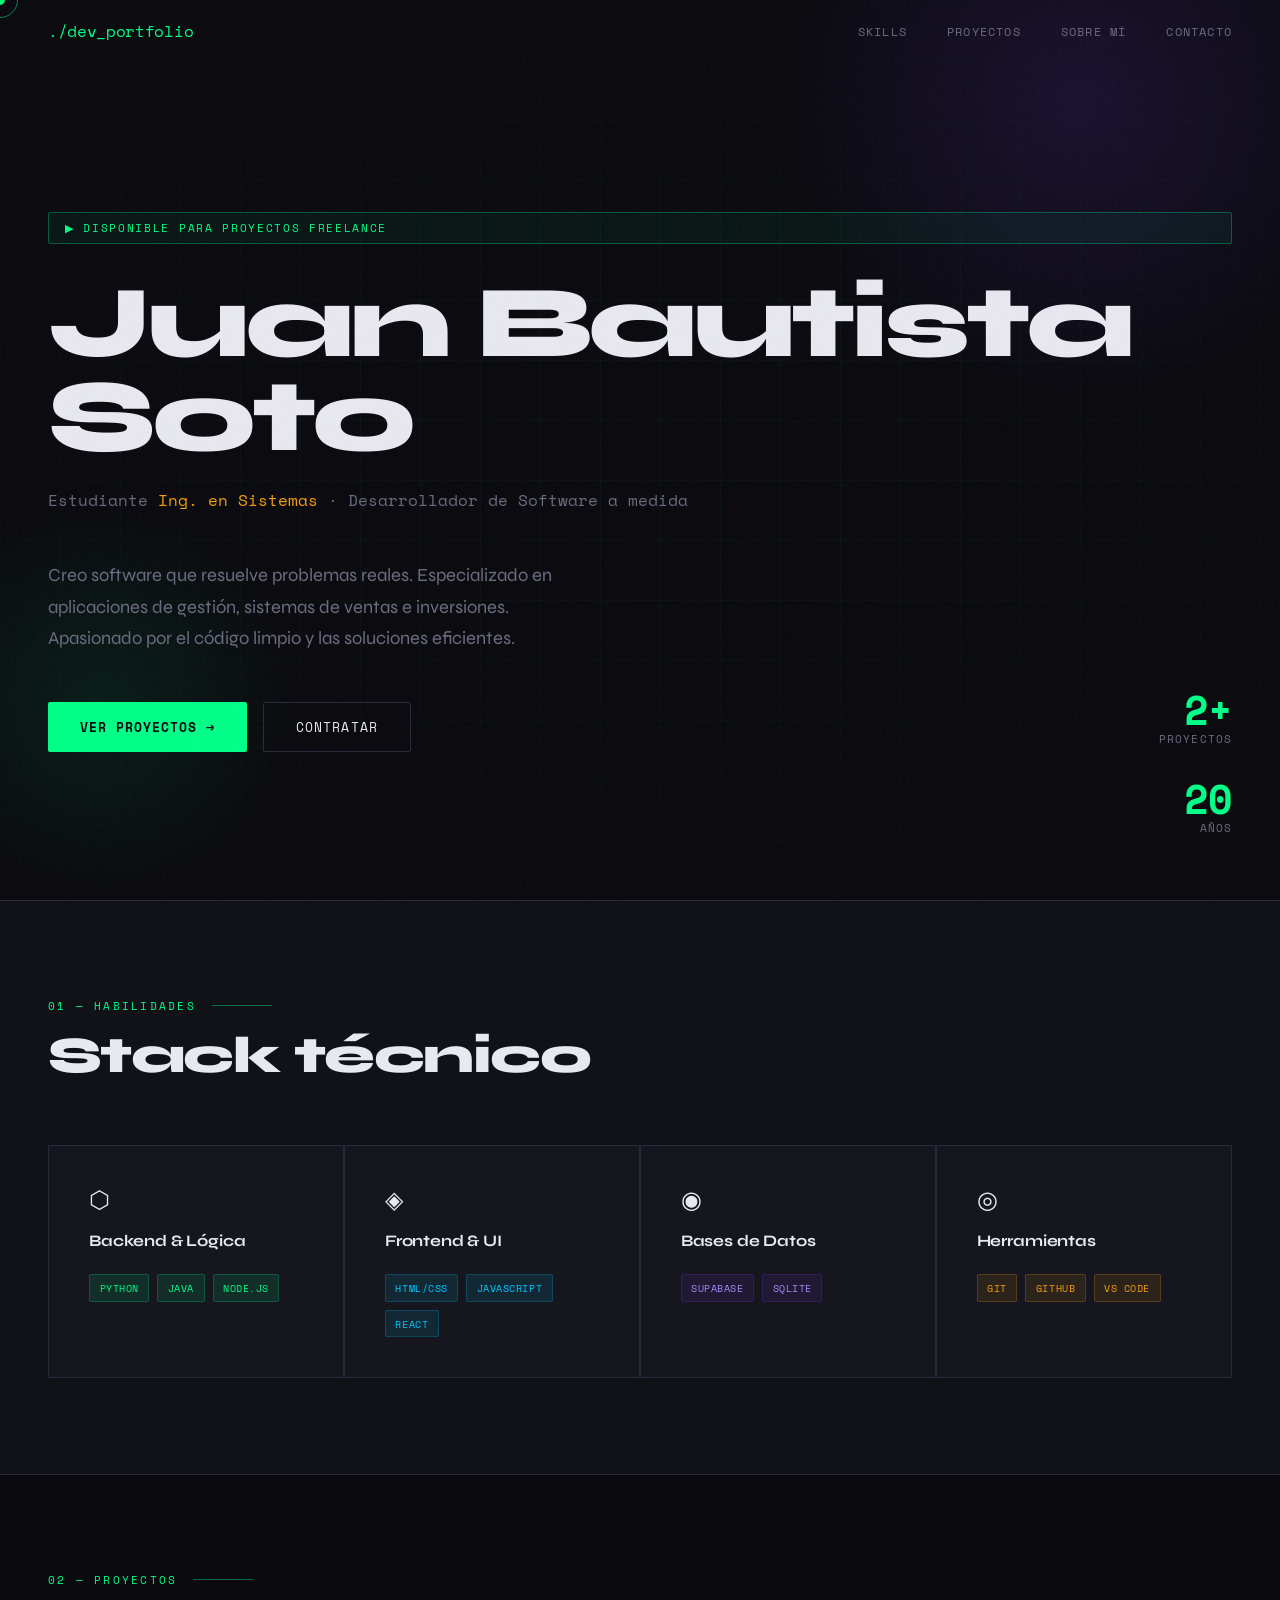
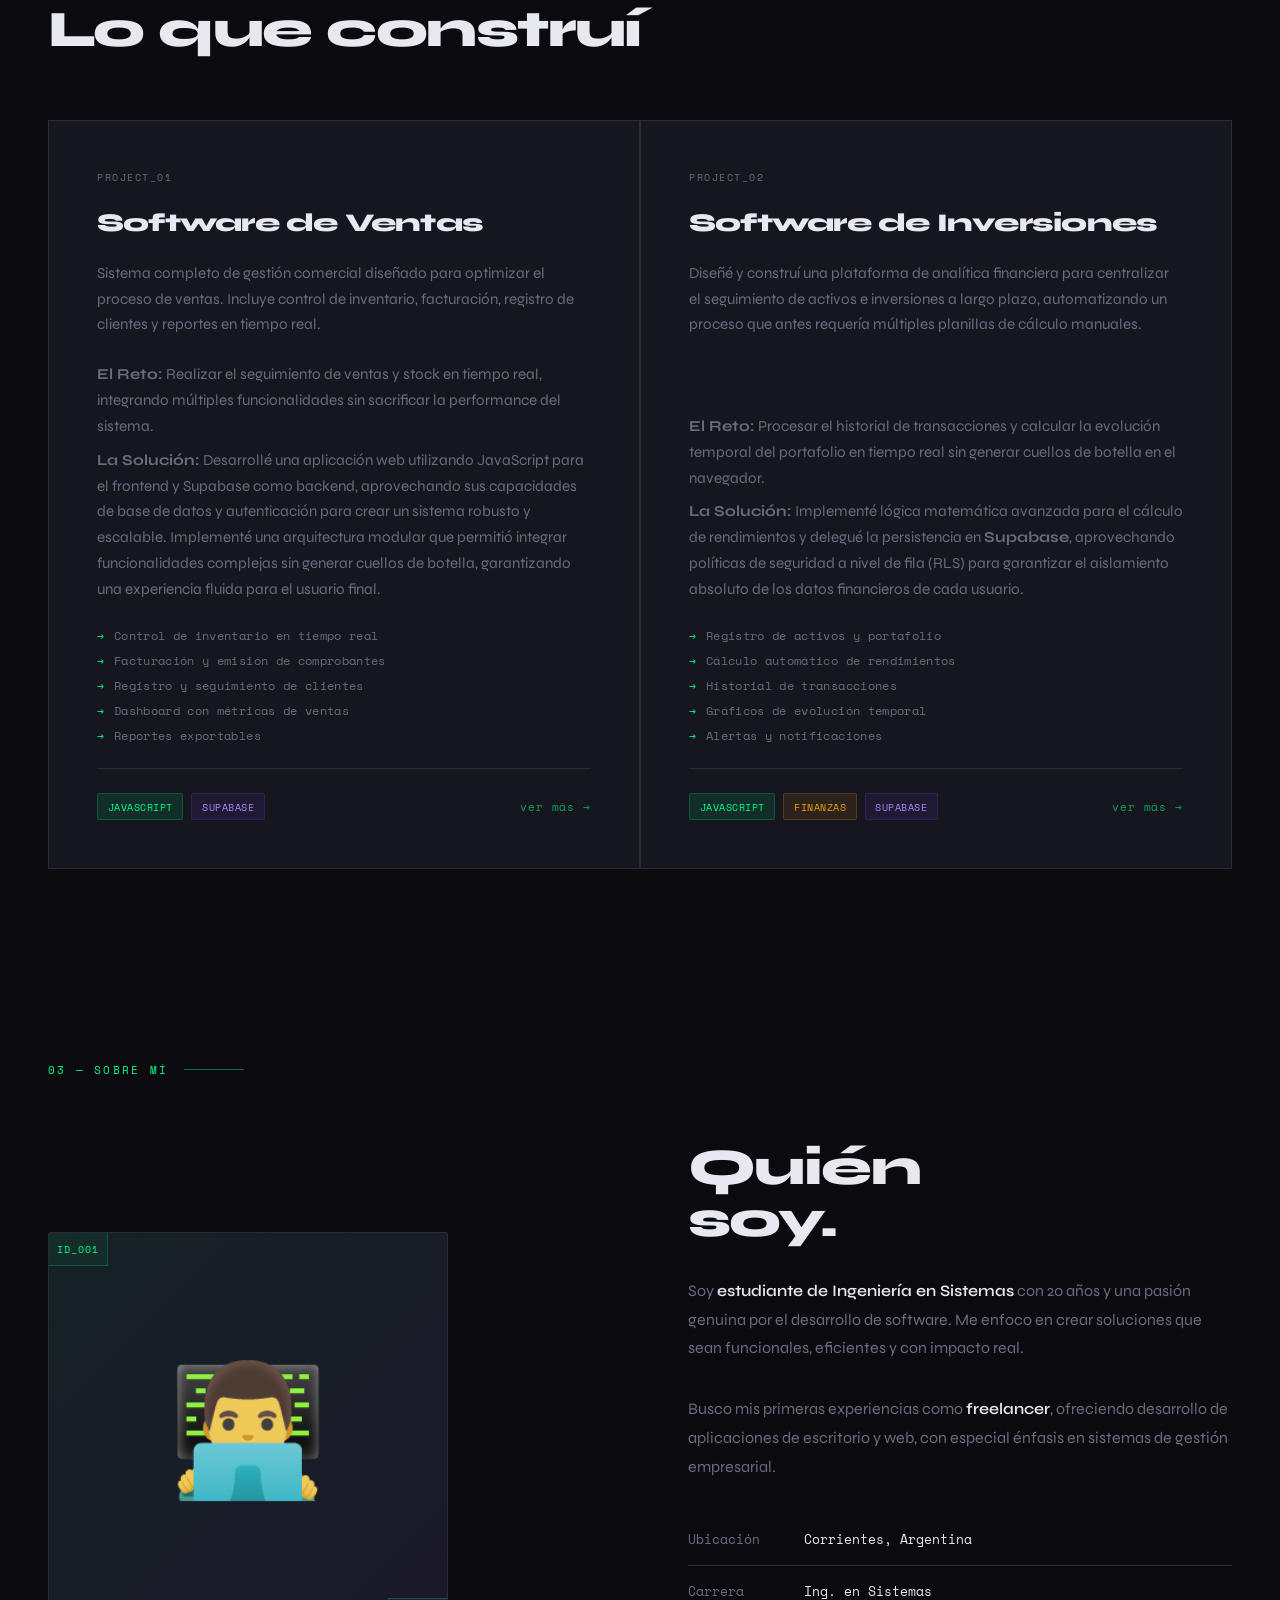
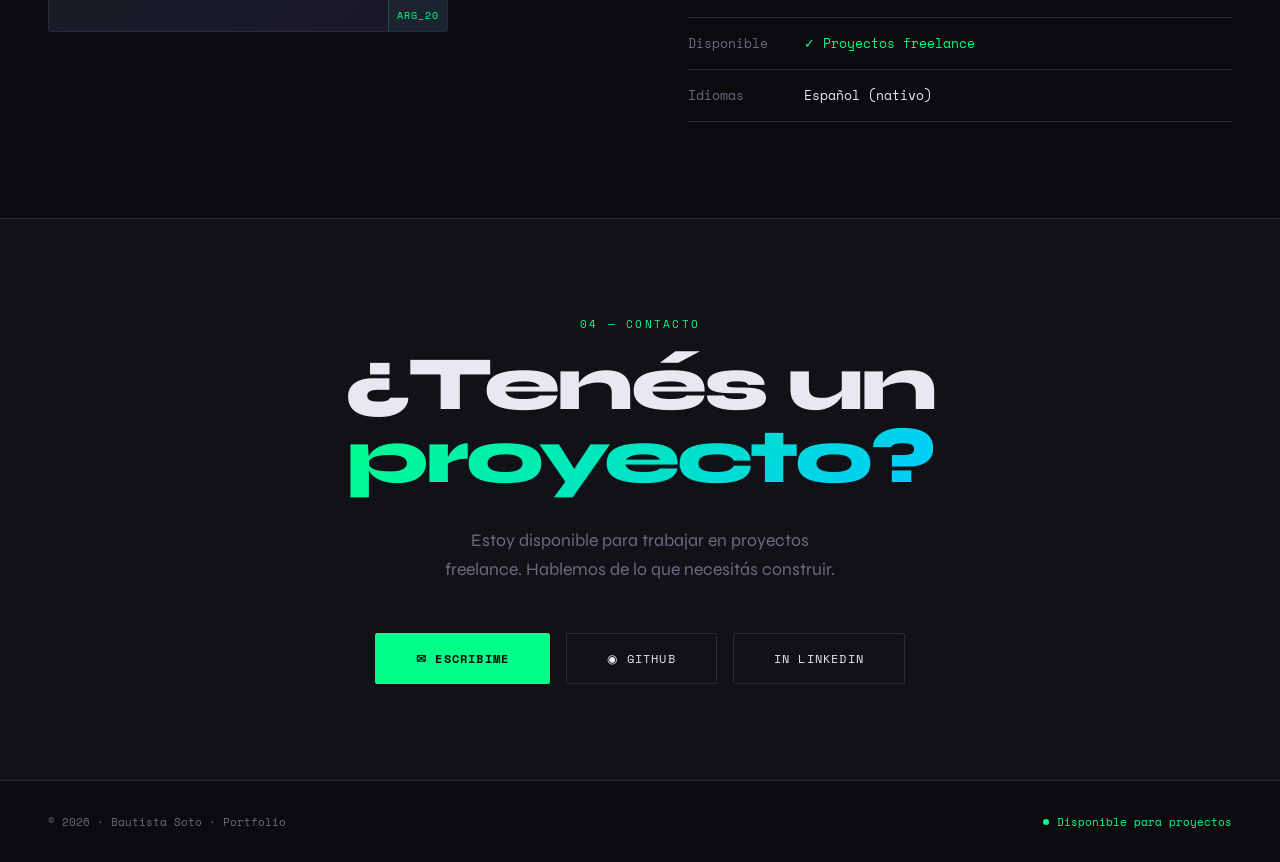
<file: index.html>
<!DOCTYPE html>
<html lang="es">
<head>
<meta charset="UTF-8">
<meta name="viewport" content="width=device-width, initial-scale=1.0">
<title>Portfolio — Desarrollador de Software</title>
<link href="https://fonts.googleapis.com/css2?family=Space+Mono:ital,wght@0,400;0,700;1,400&family=Syne:wght@400;600;700;800&display=swap" rel="stylesheet">
<link rel="stylesheet" href="styles.css">

</head>
<body>

<div class="cursor" id="cursor"></div>
<div class="cursor-ring" id="cursorRing"></div>

<nav id="nav">
  <div class="nav-logo">./dev_portfolio</div>
  <div class="nav-links">
    <a href="#skills">Skills</a>
    <a href="#projects">Proyectos</a>
    <a href="#about">Sobre mí</a>
    <a href="#contact">Contacto</a>
  </div>
</nav>

<!-- HERO -->
<section class="hero">
  <div class="hero-grid-bg"></div>
  <div class="hero-glow"></div>
  <div class="hero-glow2"></div>

  <div class="hero-badge">▶ Disponible para proyectos freelance</div>

  <h1 class="hero-name">Juan Bautista Soto<br></h1>

  <p class="hero-role">
    Estudiante <em>Ing. en Sistemas</em> · Desarrollador de Software a medida
  </p>

  <p class="hero-desc">
    Creo software que resuelve problemas reales. Especializado en aplicaciones de gestión, sistemas de ventas e inversiones. Apasionado por el código limpio y las soluciones eficientes.
  </p>

  <div class="hero-actions">
    <a href="#projects" class="btn btn-primary">Ver proyectos →</a>
    <a href="#contact" class="btn btn-secondary">Contratar</a>
  </div>

  <div class="hero-stats">
    <div class="stat">
      <div class="stat-num">2+</div>
      <div class="stat-label">Proyectos</div>
    </div>
    <div class="stat">
      <div class="stat-num">20</div>
      <div class="stat-label">Años</div>
    </div>
  </div>
</section>

<!-- SKILLS -->
<section class="skills-section" id="skills">
  <div class="section-label">01 — Habilidades</div>
  <h2 class="section-title reveal">Stack técnico</h2>

  <div class="skills-grid">
    <div class="skill-card reveal">
      <span class="skill-icon">⬡</span>
      <div class="skill-name">Backend & Lógica</div>
      <div class="skill-tags">
        <span class="tag tag-green">Python</span>
        <span class="tag tag-green">Java</span>
        <span class="tag tag-green">Node.js</span>
      </div>
    </div>
    <div class="skill-card reveal">
      <span class="skill-icon">◈</span>
      <div class="skill-name">Frontend & UI</div>
      <div class="skill-tags">
        <span class="tag tag-blue">HTML/CSS</span>
        <span class="tag tag-blue">JavaScript</span>
        <span class="tag tag-blue">React</span>
      </div>
    </div>
    <div class="skill-card reveal">
      <span class="skill-icon">◉</span>
      <div class="skill-name">Bases de Datos</div>
      <div class="skill-tags">
        <span class="tag tag-purple">Supabase</span>
        <span class="tag tag-purple">SQLite</span>
      </div>
    </div>
    <div class="skill-card reveal">
      <span class="skill-icon">◎</span>
      <div class="skill-name">Herramientas</div>
      <div class="skill-tags">
        <span class="tag tag-amber">Git</span>
        <span class="tag tag-amber">GitHub</span>
        <span class="tag tag-amber">VS Code</span>
      </div>
    </div>
  </div>
</section>

<!-- PROJECTS -->
<section id="projects">
  <div class="section-label">02 — Proyectos</div>
  <h2 class="section-title reveal">Lo que construí</h2>

  <div class="projects-grid">
    <!-- Proyecto 1 -->
    <div class="project-card reveal">
      <div class="project-num">PROJECT_01</div>
      <h3 class="project-title">Software de Ventas</h3>
      <p class="project-desc">
        Sistema completo de gestión comercial diseñado para optimizar el proceso de ventas. Incluye control de inventario, facturación, registro de clientes y reportes en tiempo real.
      </p>
    <div class="project-desc">
        <p style="margin-bottom: 8px;">
            <strong>El Reto:</strong> Realizar el seguimiento de ventas y stock en tiempo real, integrando múltiples funcionalidades sin sacrificar la performance del sistema.
        </p>
        <p>
        <strong>La Solución:</strong> Desarrollé una aplicación web utilizando JavaScript para el frontend y Supabase como backend, aprovechando sus capacidades de base de datos y autenticación para crear un sistema robusto y escalable. Implementé una arquitectura modular que permitió integrar funcionalidades complejas sin generar cuellos de botella, garantizando una experiencia fluida para el usuario final.
        </p>
    </div>
      <div class="project-features">
        <span class="feature">Control de inventario en tiempo real</span>
        <span class="feature">Facturación y emisión de comprobantes</span>
        <span class="feature">Registro y seguimiento de clientes</span>
        <span class="feature">Dashboard con métricas de ventas</span>
        <span class="feature">Reportes exportables</span>
      </div>
      <div class="project-footer">
        <div class="project-tags">
          <span class="tag tag-green">JavaScript</span>
          <span class="tag tag-purple">Supabase</span>
        </div>
        <a href="#" class="project-link">ver más →</a>
      </div>
    </div>

    <!-- Proyecto 2 -->
    <div class="project-card reveal">
      <div class="project-num">PROJECT_02</div>
      <h3 class="project-title">Software de Inversiones</h3>
      <p class="project-desc">
        Diseñé y construí una plataforma de analítica financiera para centralizar el seguimiento de activos e inversiones a largo plazo, automatizando un proceso que antes requería múltiples planillas de cálculo manuales.
      </p>
    <div class="project-desc">
        <p style="margin-bottom: 8px;">
            <strong>El Reto:</strong> Procesar el historial de transacciones y calcular la evolución temporal del portafolio en tiempo real sin generar cuellos de botella en el navegador.
        </p>
        <p>
        <strong>La Solución:</strong> Implementé lógica matemática avanzada para el cálculo de rendimientos y delegué la persistencia en <strong>Supabase</strong>, aprovechando políticas de seguridad a nivel de fila (RLS) para garantizar el aislamiento absoluto de los datos financieros de cada usuario.
        </p>
    </div>
      <div class="project-features">
        <span class="feature">Registro de activos y portafolio</span>
        <span class="feature">Cálculo automático de rendimientos</span>
        <span class="feature">Historial de transacciones</span>
        <span class="feature">Gráficos de evolución temporal</span>
        <span class="feature">Alertas y notificaciones</span>
      </div>
      <div class="project-footer">
        <div class="project-tags">
          <span class="tag tag-green">JavaScript</span>
          <span class="tag tag-amber">Finanzas</span>
          <span class="tag tag-purple">Supabase</span>
        </div>
        <a href="#" class="project-link">ver más →</a>
      </div>
    </div>
  </div>
</section>

<!-- ABOUT -->
<section id="about">
  <div class="section-label">03 — Sobre mí</div>

  <div class="about-inner">
    <div class="about-visual reveal">
      <div class="about-frame">
        <div class="about-corner tl">ID_001</div>
        <div class="about-avatar">👨‍💻</div>
        <div class="about-corner br">ARG_20</div>
      </div>
    </div>

    <div class="about-text reveal">
      <h2 class="section-title">Quién<br>soy.</h2>
      <p class="about-bio">
        Soy <strong>estudiante de Ingeniería en Sistemas</strong> con 20 años y una pasión genuina por el desarrollo de software. Me enfoco en crear soluciones que sean funcionales, eficientes y con impacto real.
      </p>
      <p class="about-bio">
        Busco mis primeras experiencias como <strong>freelancer</strong>, ofreciendo desarrollo de aplicaciones de escritorio y web, con especial énfasis en sistemas de gestión empresarial.
      </p>

      <div class="about-detail">
        <span class="about-detail-label">Ubicación</span>
        <span class="about-detail-val">Corrientes, Argentina</span>
      </div>
      <div class="about-detail">
        <span class="about-detail-label">Carrera</span>
        <span class="about-detail-val">Ing. en Sistemas</span>
      </div>
      <div class="about-detail">
        <span class="about-detail-label">Disponible</span>
        <span class="about-detail-val" style="color:var(--accent)">✓ Proyectos freelance</span>
      </div>
      <div class="about-detail">
        <span class="about-detail-label">Idiomas</span>
        <span class="about-detail-val">Español (nativo)</span>
      </div>
    </div>
  </div>
</section>

<!-- CONTACT -->
<section class="contact-section" id="contact">
  <div class="section-label">04 — Contacto</div>
  <h2 class="contact-title reveal">
    ¿Tenés un<br>
    <span>proyecto?</span>
  </h2>
  <p class="contact-sub reveal">
    Estoy disponible para trabajar en proyectos freelance. Hablemos de lo que necesitás construir.
  </p>
  <div class="contact-links reveal">
    <a href="mailto: bautistasoto918@gmail.com" class="contact-link primary">✉ Escribime</a>
    <a href="https://github.com/BautistaSoto06/" target="_blank" class="contact-link">◉ GitHub</a>
    <a href="https://www.linkedin.com/in/bautista-soto-5ba005306/" target="_blank" class="contact-link">in LinkedIn</a>
  </div>
</section>

<footer>
  <div class="footer-copy">© 2026 · Bautista Soto · Portfolio</div>
  <div class="footer-status">
    <div class="dot"></div>
    Disponible para proyectos
  </div>

  <script src="script.js" defer></script>
</footer>  
</body>
</html>
</file>
<file: styles.css>
:root {
    --bg: #0a0a0f;
    --surface: #111118;
    --card: #16161f;
    --border: #2a2a3a;
    --accent: #00ff88;
    --accent2: #7c3aed;
    --accent3: #f59e0b;
    --text: #e8e8f0;
    --muted: #6b6b80;
    --mono: 'Space Mono', monospace;
    --sans: 'Syne', sans-serif;
  }

  * { margin: 0; padding: 0; box-sizing: border-box; }

  html { scroll-behavior: smooth; }

  body {
    background: var(--bg);
    color: var(--text);
    font-family: var(--sans);
    overflow-x: hidden;
    cursor: none;
  }

  /* Custom cursor */
  .cursor {
    width: 10px; height: 10px;
    background: var(--accent);
    border-radius: 50%;
    position: fixed;
    pointer-events: none;
    z-index: 9999;
    transform: translate(-50%, -50%);
    transition: width .2s, height .2s, background .2s;
    mix-blend-mode: difference;
  }
  .cursor-ring {
    width: 36px; height: 36px;
    border: 1.5px solid var(--accent);
    border-radius: 50%;
    position: fixed;
    pointer-events: none;
    z-index: 9998;
    transform: translate(-50%, -50%);
    transition: all .12s ease;
    opacity: 0.5;
  }
  body:has(a:hover) .cursor,
  body:has(button:hover) .cursor { width: 20px; height: 20px; background: var(--accent2); }

  /* Noise overlay */
  body::before {
    content: '';
    position: fixed;
    inset: 0;
    background-image: url("data:image/svg+xml,%3Csvg viewBox='0 0 256 256' xmlns='http://www.w3.org/2000/svg'%3E%3Cfilter id='n'%3E%3CfeTurbulence type='fractalNoise' baseFrequency='0.9' numOctaves='4' stitchTiles='stitch'/%3E%3C/filter%3E%3Crect width='100%25' height='100%25' filter='url(%23n)' opacity='0.04'/%3E%3C/svg%3E");
    pointer-events: none;
    z-index: 9997;
    opacity: 0.6;
  }

  /* NAV */
  nav {
    position: fixed;
    top: 0; left: 0; right: 0;
    z-index: 100;
    padding: 1.2rem 3rem;
    display: flex;
    justify-content: space-between;
    align-items: center;
    border-bottom: 1px solid transparent;
    transition: border-color .3s, backdrop-filter .3s, background .3s;
  }
  nav.scrolled {
    border-color: var(--border);
    backdrop-filter: blur(20px);
    background: rgba(10,10,15,0.8);
  }
  .nav-logo {
    font-family: var(--mono);
    font-size: 1rem;
    color: var(--accent);
    letter-spacing: -0.02em;
  }
  .nav-links { display: flex; gap: 2.5rem; }
  .nav-links a {
    font-family: var(--mono);
    font-size: 0.75rem;
    color: var(--muted);
    text-decoration: none;
    letter-spacing: 0.1em;
    text-transform: uppercase;
    transition: color .2s;
  }
  .nav-links a:hover { color: var(--accent); }

  /* HERO */
  .hero {
    min-height: 100vh;
    display: flex;
    flex-direction: column;
    justify-content: center;
    padding: 8rem 3rem 4rem;
    position: relative;
    overflow: hidden;
  }
  .hero-grid-bg {
    position: absolute;
    inset: 0;
    background-image:
      linear-gradient(rgba(0,255,136,0.04) 1px, transparent 1px),
      linear-gradient(90deg, rgba(0,255,136,0.04) 1px, transparent 1px);
    background-size: 60px 60px;
    mask-image: radial-gradient(ellipse 80% 60% at 50% 50%, black 30%, transparent 100%);
  }
  .hero-glow {
    position: absolute;
    width: 600px; height: 600px;
    border-radius: 50%;
    background: radial-gradient(circle, rgba(124,58,237,0.15) 0%, transparent 70%);
    top: -200px; right: -100px;
    animation: float 8s ease-in-out infinite;
  }
  .hero-glow2 {
    position: absolute;
    width: 400px; height: 400px;
    border-radius: 50%;
    background: radial-gradient(circle, rgba(0,255,136,0.08) 0%, transparent 70%);
    bottom: 0; left: -100px;
    animation: float 10s ease-in-out infinite reverse;
  }
  @keyframes float {
    0%, 100% { transform: translateY(0px); }
    50% { transform: translateY(-30px); }
  }

  .hero-badge {
    font-family: var(--mono);
    font-size: 0.7rem;
    color: var(--accent);
    border: 1px solid rgba(0,255,136,0.3);
    background: rgba(0,255,136,0.05);
    padding: 0.4rem 1rem;
    border-radius: 2px;
    display: inline-block;
    margin-bottom: 2rem;
    letter-spacing: 0.15em;
    text-transform: uppercase;
    animation: fadeUp .8s ease both;
  }

  .hero-name {
    font-family: var(--sans);
    font-size: clamp(3.5rem, 8vw, 7rem);
    font-weight: 800;
    line-height: 0.92;
    letter-spacing: -0.04em;
    animation: fadeUp .8s .1s ease both;
  }
  .hero-name span {
    display: block;
    background: linear-gradient(135deg, var(--accent) 0%, #00c9ff 100%);
    -webkit-background-clip: text;
    -webkit-text-fill-color: transparent;
    background-clip: text;
  }

  .hero-role {
    font-family: var(--mono);
    font-size: 1rem;
    color: var(--muted);
    margin-top: 1.5rem;
    margin-bottom: 3rem;
    animation: fadeUp .8s .2s ease both;
  }
  .hero-role em { color: var(--accent3); font-style: normal; }

  .hero-desc {
    font-size: 1.15rem;
    color: var(--muted);
    max-width: 520px;
    line-height: 1.7;
    margin-bottom: 3rem;
    animation: fadeUp .8s .3s ease both;
    font-weight: 400;
  }

  .hero-actions {
    display: flex;
    gap: 1rem;
    animation: fadeUp .8s .4s ease both;
  }
  .btn {
    font-family: var(--mono);
    font-size: 0.8rem;
    letter-spacing: 0.08em;
    text-transform: uppercase;
    padding: 0.9rem 2rem;
    border: none;
    border-radius: 2px;
    cursor: pointer;
    text-decoration: none;
    display: inline-flex;
    align-items: center;
    gap: 0.5rem;
    transition: all .2s;
  }
  .btn-primary {
    background: var(--accent);
    color: #0a0a0f;
    font-weight: 700;
  }
  .btn-primary:hover { background: #00e87a; transform: translateY(-2px); }
  .btn-secondary {
    background: transparent;
    color: var(--text);
    border: 1px solid var(--border);
  }
  .btn-secondary:hover { border-color: var(--accent); color: var(--accent); transform: translateY(-2px); }

  .hero-stats {
    position: absolute;
    right: 3rem;
    bottom: 4rem;
    display: flex;
    flex-direction: column;
    gap: 2rem;
    animation: fadeUp .8s .5s ease both;
  }
  .stat { text-align: right; }
  .stat-num {
    font-family: var(--mono);
    font-size: 2.5rem;
    font-weight: 700;
    color: var(--accent);
    line-height: 1;
  }
  .stat-label {
    font-size: 0.7rem;
    color: var(--muted);
    text-transform: uppercase;
    letter-spacing: 0.1em;
    font-family: var(--mono);
  }

  @keyframes fadeUp {
    from { opacity: 0; transform: translateY(30px); }
    to { opacity: 1; transform: translateY(0); }
  }

  /* SECTIONS */
  section { padding: 6rem 3rem; position: relative; }

  .section-label {
    font-family: var(--mono);
    font-size: 0.7rem;
    color: var(--accent);
    letter-spacing: 0.2em;
    text-transform: uppercase;
    margin-bottom: 1rem;
    display: flex;
    align-items: center;
    gap: 1rem;
  }
  .section-label::after {
    content: '';
    flex: 1;
    max-width: 60px;
    height: 1px;
    background: var(--accent);
    opacity: 0.4;
  }

  .section-title {
    font-size: clamp(2rem, 4vw, 3.5rem);
    font-weight: 800;
    letter-spacing: -0.03em;
    line-height: 1;
    margin-bottom: 1rem;
  }

  /* SKILLS */
  .skills-section { background: var(--surface); border-top: 1px solid var(--border); border-bottom: 1px solid var(--border); }

  .skills-grid {
    display: grid;
    grid-template-columns: repeat(auto-fit, minmax(280px, 1fr));
    gap: 1.5px;
    background: var(--border);
    margin-top: 4rem;
    border: 1px solid var(--border);
  }

  .skill-card {
    background: var(--card);
    padding: 2.5rem;
    transition: background .2s;
    position: relative;
    overflow: hidden;
  }
  .skill-card::before {
    content: '';
    position: absolute;
    top: 0; left: 0; right: 0;
    height: 2px;
    background: var(--accent);
    transform: scaleX(0);
    transform-origin: left;
    transition: transform .3s;
  }
  .skill-card:hover::before { transform: scaleX(1); }
  .skill-card:hover { background: #1a1a25; }

  .skill-icon {
    font-size: 1.5rem;
    margin-bottom: 1rem;
    display: block;
  }
  .skill-name {
    font-size: 1rem;
    font-weight: 700;
    margin-bottom: 1.5rem;
    letter-spacing: -0.01em;
  }
  .skill-tags { display: flex; flex-wrap: wrap; gap: 0.5rem; }
  .tag {
    font-family: var(--mono);
    font-size: 0.65rem;
    padding: 0.3rem 0.6rem;
    border-radius: 2px;
    letter-spacing: 0.05em;
    text-transform: uppercase;
  }
  .tag-green { background: rgba(0,255,136,0.1); color: var(--accent); border: 1px solid rgba(0,255,136,0.2); }
  .tag-purple { background: rgba(124,58,237,0.1); color: #a78bfa; border: 1px solid rgba(124,58,237,0.2); }
  .tag-amber { background: rgba(245,158,11,0.1); color: var(--accent3); border: 1px solid rgba(245,158,11,0.2); }
  .tag-blue { background: rgba(0,201,255,0.1); color: #00c9ff; border: 1px solid rgba(0,201,255,0.2); }

  /* PROJECTS */
  .projects-grid {
    display: grid;
    grid-template-columns: repeat(auto-fit, minmax(360px, 1fr));
    gap: 2px;
    background: var(--border);
    margin-top: 4rem;
    border: 1px solid var(--border);
  }

  .project-card {
    background: var(--card);
    padding: 3rem;
    transition: background .2s;
    display: flex;
    flex-direction: column;
    gap: 1.5rem;
    position: relative;
    overflow: hidden;
  }
  .project-card::after {
    content: '';
    position: absolute;
    bottom: 0; left: 0; right: 0;
    height: 1px;
    background: linear-gradient(90deg, transparent, var(--accent), transparent);
    opacity: 0;
    transition: opacity .3s;
  }
  .project-card:hover::after { opacity: 1; }
  .project-card:hover { background: #1a1a25; }

  .project-num {
    font-family: var(--mono);
    font-size: 0.65rem;
    color: var(--muted);
    letter-spacing: 0.15em;
  }

  .project-title {
    font-size: 1.6rem;
    font-weight: 800;
    letter-spacing: -0.03em;
    line-height: 1.1;
  }

  .project-desc {
    color: var(--muted);
    line-height: 1.7;
    font-size: 0.95rem;
    flex: 1;
  }

  .project-features {
    display: flex;
    flex-direction: column;
    gap: 0.5rem;
  }
  .feature {
    font-family: var(--mono);
    font-size: 0.72rem;
    color: var(--muted);
    display: flex;
    align-items: center;
    gap: 0.6rem;
    letter-spacing: 0.03em;
  }
  .feature::before {
    content: '→';
    color: var(--accent);
    font-size: 0.7rem;
  }

  .project-footer {
    display: flex;
    justify-content: space-between;
    align-items: center;
    padding-top: 1.5rem;
    border-top: 1px solid var(--border);
  }
  .project-tags { display: flex; gap: 0.5rem; flex-wrap: wrap; }
  .project-link {
    font-family: var(--mono);
    font-size: 0.7rem;
    color: var(--accent);
    text-decoration: none;
    letter-spacing: 0.08em;
    opacity: 0.6;
    transition: opacity .2s;
  }
  .project-link:hover { opacity: 1; }

  /* ABOUT */
  .about-inner {
    display: grid;
    grid-template-columns: 1fr 1fr;
    gap: 6rem;
    align-items: center;
    margin-top: 4rem;
  }

  .about-visual {
    position: relative;
    aspect-ratio: 1;
    max-width: 400px;
  }
  .about-frame {
    width: 100%;
    aspect-ratio: 1;
    border: 1px solid var(--border);
    border-radius: 2px;
    background: var(--card);
    display: flex;
    align-items: center;
    justify-content: center;
    position: relative;
    overflow: hidden;
  }
  .about-frame::before {
    content: '';
    position: absolute;
    inset: 0;
    background: linear-gradient(135deg, rgba(0,255,136,0.05) 0%, rgba(124,58,237,0.05) 100%);
  }
  .about-avatar {
    font-size: 8rem;
    filter: grayscale(0.3);
    animation: float 6s ease-in-out infinite;
    position: relative;
    z-index: 1;
  }
  .about-corner {
    position: absolute;
    font-family: var(--mono);
    font-size: 0.65rem;
    color: var(--accent);
    letter-spacing: 0.1em;
    padding: 0.5rem;
    background: rgba(0,255,136,0.05);
    border: 1px solid rgba(0,255,136,0.2);
  }
  .about-corner.tl { top: -1px; left: -1px; }
  .about-corner.br { bottom: -1px; right: -1px; }

  .about-text .section-title { margin-bottom: 2rem; }

  .about-bio {
    color: var(--muted);
    line-height: 1.8;
    font-size: 1rem;
    margin-bottom: 2rem;
  }
  .about-bio strong { color: var(--text); font-weight: 600; }

  .about-detail {
    display: flex;
    align-items: center;
    gap: 1rem;
    padding: 1rem 0;
    border-bottom: 1px solid var(--border);
    font-family: var(--mono);
    font-size: 0.8rem;
  }
  .about-detail-label { color: var(--muted); min-width: 100px; }
  .about-detail-val { color: var(--text); }

  /* CONTACT */
  .contact-section {
    background: var(--surface);
    border-top: 1px solid var(--border);
    text-align: center;
  }
  .contact-section .section-label { justify-content: center; }
  .contact-section .section-label::after { display: none; }
  .contact-title {
    font-size: clamp(2.5rem, 6vw, 5rem);
    font-weight: 800;
    letter-spacing: -0.04em;
    line-height: 0.95;
    margin-bottom: 2rem;
  }
  .contact-title span {
    background: linear-gradient(135deg, var(--accent) 0%, #00c9ff 100%);
    -webkit-background-clip: text;
    -webkit-text-fill-color: transparent;
    background-clip: text;
  }
  .contact-sub {
    color: var(--muted);
    font-size: 1.1rem;
    margin-bottom: 3rem;
    max-width: 400px;
    margin-left: auto;
    margin-right: auto;
    line-height: 1.7;
  }
  .contact-links {
    display: flex;
    gap: 1rem;
    justify-content: center;
    flex-wrap: wrap;
  }
  .contact-link {
    font-family: var(--mono);
    font-size: 0.75rem;
    letter-spacing: 0.1em;
    text-transform: uppercase;
    padding: 1rem 2.5rem;
    border: 1px solid var(--border);
    border-radius: 2px;
    color: var(--text);
    text-decoration: none;
    transition: all .2s;
    display: flex;
    align-items: center;
    gap: 0.5rem;
  }
  .contact-link:hover { border-color: var(--accent); color: var(--accent); transform: translateY(-2px); }
  .contact-link.primary { background: var(--accent); color: #0a0a0f; border-color: var(--accent); font-weight: 700; }
  .contact-link.primary:hover { background: #00e87a; }

  /* FOOTER */
  footer {
    padding: 2rem 3rem;
    display: flex;
    justify-content: space-between;
    align-items: center;
    border-top: 1px solid var(--border);
  }
  .footer-copy {
    font-family: var(--mono);
    font-size: 0.7rem;
    color: var(--muted);
  }
  .footer-status {
    font-family: var(--mono);
    font-size: 0.7rem;
    color: var(--accent);
    display: flex;
    align-items: center;
    gap: 0.5rem;
  }
  .dot {
    width: 6px; height: 6px;
    background: var(--accent);
    border-radius: 50%;
    animation: pulse 2s infinite;
  }
  @keyframes pulse {
    0%, 100% { opacity: 1; transform: scale(1); }
    50% { opacity: 0.4; transform: scale(0.8); }
  }

  /* SCROLL REVEAL */
  .reveal {
    opacity: 0;
    transform: translateY(40px);
    transition: opacity .7s ease, transform .7s ease;
  }
  .reveal.visible {
    opacity: 1;
    transform: translateY(0);
  }

  /* SCROLLBAR */
  ::-webkit-scrollbar { width: 4px; }
  ::-webkit-scrollbar-track { background: var(--bg); }
  ::-webkit-scrollbar-thumb { background: var(--accent); border-radius: 2px; }

  @media (max-width: 768px) {
    nav { padding: 1rem 1.5rem; }
    .nav-links { display: none; }
    .hero { padding: 6rem 1.5rem 3rem; }
    .hero-stats { position: relative; right: auto; bottom: auto; flex-direction: row; gap: 2rem; margin-top: 3rem; }
    .stat { text-align: left; }
    section { padding: 4rem 1.5rem; }
    .about-inner { grid-template-columns: 1fr; gap: 3rem; }
    .about-visual { max-width: 300px; margin: 0 auto; }
    footer { flex-direction: column; gap: 1rem; text-align: center; }
  }
</file>
